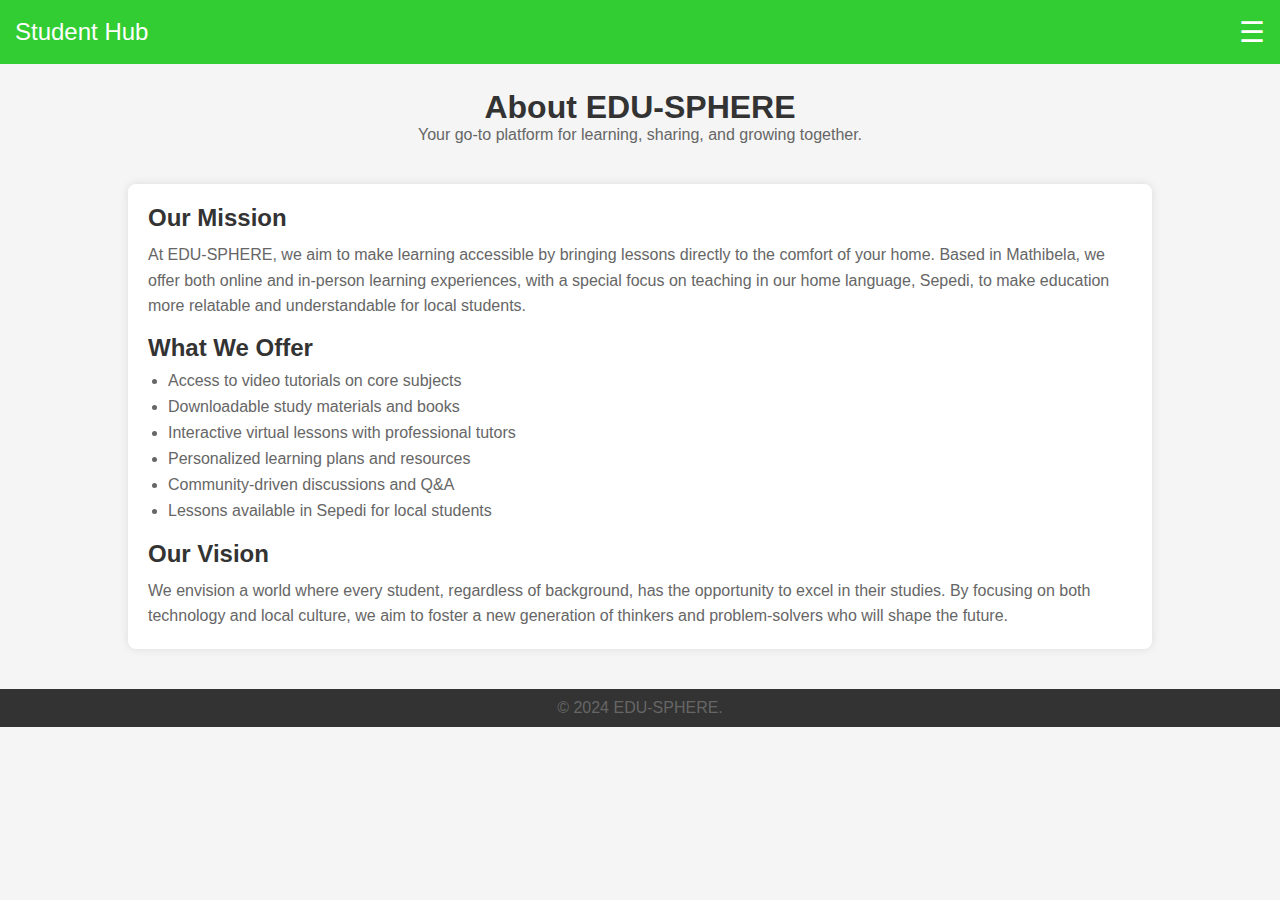
<file: about.html>
<!DOCTYPE html>
<html lang="en">
<head>
    <meta charset="UTF-8">
    <meta name="viewport" content="width=device-width, initial-scale=1.0">
    <link rel="stylesheet" href="styles.css">
    <title>About Us</title>
</head>
<body>
    <header>
        <div class="logo">Student Hub</div>
        <div class="hamburger-menu" onclick="toggleMenu()">&#9776;</div>
    </header>

    <nav id="mobile-nav" class="hidden">
        <ul>
            <li><a href="index.html">Home</a></li>
            <li><a href="packages.html">Packages</a></li>
            <li><a href="about.html">About Us</a></li>
            <li><a href="contact.html">Contact</a></li>
            <li><a href="dashboard.html">Profile</a></li>
        </ul>
    </nav>

    <div class="about-header">
        <h1>About EDU-SPHERE</h1>
        <p>Your go-to platform for learning, sharing, and growing together.</p>
    </div>

    <section class="about-container">
        <div class="mission">
            <h2>Our Mission</h2>
            <p>At EDU-SPHERE, we aim to make learning accessible by bringing lessons directly to the comfort of your home. Based in Mathibela, we offer both online and in-person learning experiences, with a special focus on teaching in our home language, Sepedi, to make education more relatable and understandable for local students.</p>
        </div>

        <div class="features">
            <h2>What We Offer</h2>
            <ul>
                <li>Access to video tutorials on core subjects</li>
                <li>Downloadable study materials and books</li>
                <li>Interactive virtual lessons with professional tutors</li>
                <li>Personalized learning plans and resources</li>
                <li>Community-driven discussions and Q&A</li>
                <li>Lessons available in Sepedi for local students</li>
            </ul>
        </div>

        <!-- <div class="team">
            <h2>Meet the Team</h2>
            <p>Our team consists of experienced educators, developers, and passionate individuals dedicated to helping students succeed. Whether it's creating engaging content, building innovative tools, or providing one-on-one support, we're here to guide you every step of the way.</p>
        </div> -->

        <div class="vision">
            <h2>Our Vision</h2>
            <p>We envision a world where every student, regardless of background, has the opportunity to excel in their studies. By focusing on both technology and local culture, we aim to foster a new generation of thinkers and problem-solvers who will shape the future.</p>
        </div>
    </section>

    <footer>
        <p>&copy; 2024 EDU-SPHERE.</p>
    </footer>

    <script src="script.js"></script>
</body>
</html>
</file>
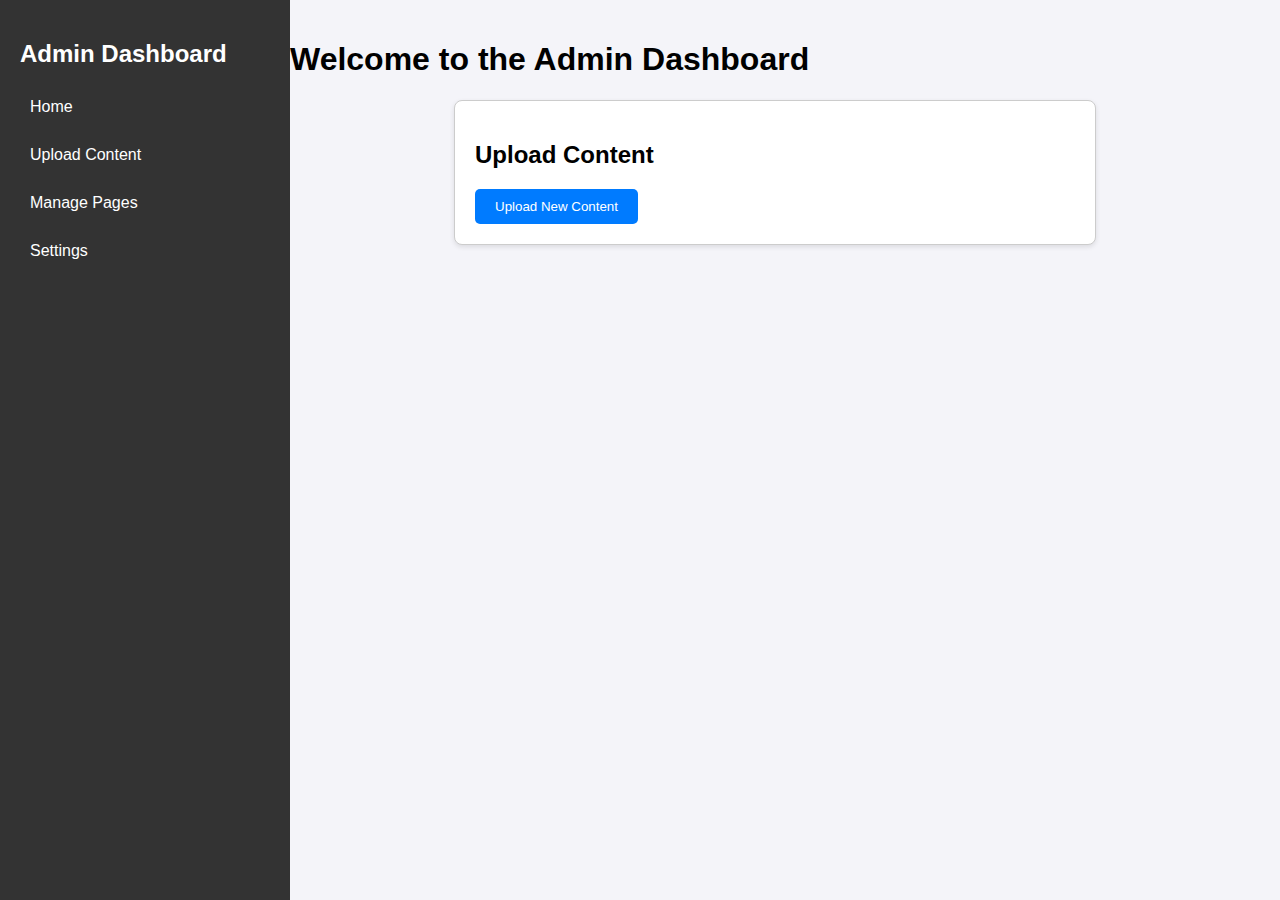
<file: admin.html>
<html lang="en">
<head>
    <meta charset="UTF-8">
    <meta name="viewport" content="width=device-width, initial-scale=1.0">
    <title>Admin Dashboard</title>
    <link rel="stylesheet" href="admin-styles.css">
</head>
<body>
    <div class="sidebar">
        <h2>Admin Dashboard</h2>
        <a href="index.html">Home</a>
        <a href="#">Upload Content</a>
        <a href="#">Manage Pages</a>
        <a href="#">Settings</a>
    </div>

    <div class="main-content">
        <h1>Welcome to the Admin Dashboard</h1>
        <div class="upload-section">
            <h2>Upload Content</h2>
            <button onclick="openModal()">Upload New Content</button>
        </div>
    </div>

    <div class="upload-modal" id="uploadModal">
        <h3>Upload Content</h3>
        <label for="file">Choose File</label>
        <input type="file" id="file">

        <label for="title">Title</label>
        <input type="text" id="title" placeholder="Enter title">

        <label for="description">Description</label>
        <textarea id="description" rows="4" placeholder="Enter description"></textarea>

        <div class="modal-footer">
            <button class="cancel-btn" onclick="closeModal()">Cancel</button>
            <button class="save-btn">Save</button>
        </div>
    </div>

    <script>
        function openModal() {
            document.getElementById('uploadModal').style.display = 'block';
        }

        function closeModal() {
            document.getElementById('uploadModal').style.display = 'none';
        }



        document.querySelector('.save-btn').addEventListener('click', async () => {
    const fileInput = document.getElementById('file');
    const title = document.getElementById('title').value;
    const description = document.getElementById('description').value;

    if (!title || !description) {
        alert("Title and description are required!");
        return;
    }

    const data = {
        title,
        description,
        fileName: fileInput.files[0]?.name || "No file selected",
    };

    try {
        const response = await fetch('http://localhost:5000/api/uploads', {
            method: 'POST',
            headers: { 'Content-Type': 'application/json' },
            body: JSON.stringify(data),
        });

        if (response.ok) {
            alert('Content saved successfully!');
            fileInput.value = '';
            document.getElementById('title').value = '';
            document.getElementById('description').value = '';
            closeModal();
        } else {
            alert('Failed to save content.');
        }
    } catch (error) {
        console.error('Error saving data:', error);
        alert('An error occurred.');
    }
});

    </script>
</body>
</html>
</file>
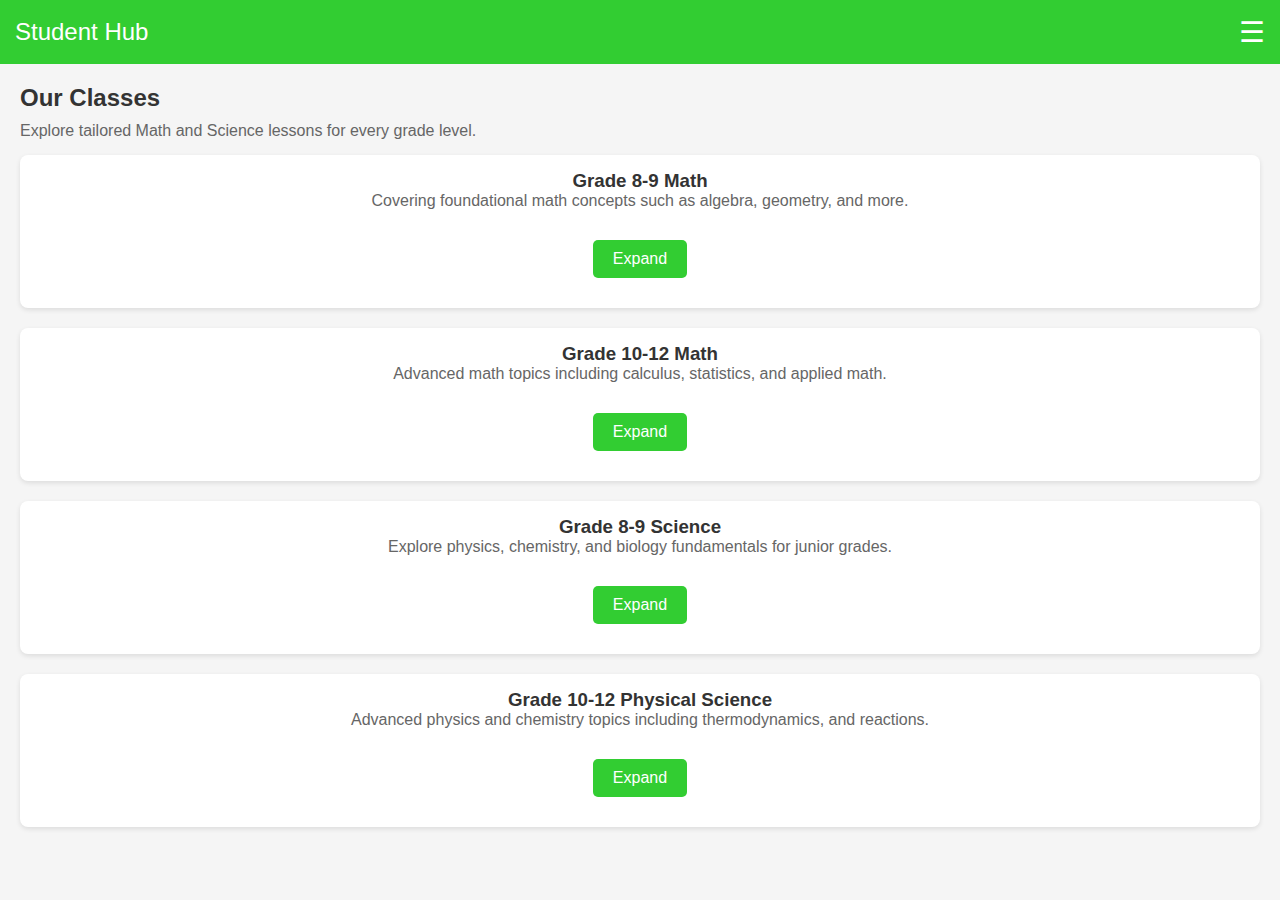
<file: classes.html>
<!DOCTYPE html>
<html lang="en">
<head>
    <meta charset="UTF-8">
    <meta name="viewport" content="width=device-width, initial-scale=1.0">
    <link rel="stylesheet" href="styles.css">
    <title>Classes</title>
</head>
<body>
    <header>
        <div class="logo">Student Hub</div>
        <div class="hamburger-menu" onclick="toggleMenu()">&#9776;</div>
    </header>

    <nav id="mobile-nav" class="hidden">
        <ul>
            <li><a href="index.html">Home</a></li>
            <li><a href="packages.html">Packages</a></li>
            <li><a href="about.html">About Us</a></li>
            <li><a href="contact.html">Contact</a></li>
            <li><a href="dashboard.html">Profile</a></li>
        </ul>
    </nav>

    <section id="classes">
        <h2>Our Classes</h2>
        <p>Explore tailored Math and Science lessons for every grade level.</p>

        <div class="class-category">
            <h3>Grade 8-9 Math</h3>
            <p>Covering foundational math concepts such as algebra, geometry, and more.</p>
            <button class="cta-button" onclick="toggleTopics(this)">Expand</button>
            <div class="topics hidden">
                <ul>
                    <li>Algebra <br>
                        <iframe src="https://www.youtube.com/embed/094y1Z2wpJg?si=7Ge0ufia_yDmx5th" title="YouTube video player" frameborder="0" allow="accelerometer; autoplay; clipboard-write; encrypted-media; gyroscope; picture-in-picture; web-share" referrerpolicy="strict-origin-when-cross-origin" allowfullscreen></iframe>
                    </li>
                    <li>Geometry <br>
                        <iframe src="https://www.youtube.com/embed/302eJ3TzJQU?si=qmeBwIhOnjNI4mPN" title="YouTube video player" frameborder="0" allow="accelerometer; autoplay; clipboard-write; encrypted-media; gyroscope; picture-in-picture; web-share" referrerpolicy="strict-origin-when-cross-origin" allowfullscreen></iframe>
                    </li>
                    <li>Statistics <br>
                        <iframe src="https://www.youtube.com/embed/example3" frameborder="0" allowfullscreen></iframe>
                    </li>
                </ul>
            </div>
        </div>


        <script>
          
        </script>

        <div class="class-category">
            <h3>Grade 10-12 Math</h3>
            <p>Advanced math topics including calculus, statistics, and applied math.</p>
            <button class="cta-button"  onclick="toggleTopics(this)">Expand</button>
            <div class="topics hidden">
                <ul>
                    <li>Algebra <br>
                        <iframe src="https://www.youtube.com/embed/H58vbez_m4E?si=15PE0svYOMQaorak" frameborder="0" allowfullscreen></iframe>
                    </li>
                    <li>Geometry <br>
                        <iframe src="https://www.youtube.com/embed/example2" frameborder="0" allowfullscreen></iframe>
                    </li>
                    <li>Statistics <br>
                        <iframe src="https://www.youtube.com/embed/example3" frameborder="0" allowfullscreen></iframe>
                    </li>
                </ul>
            </div>
        </div>

        <div class="class-category">
            <h3>Grade 8-9 Science</h3>
            <p>Explore physics, chemistry, and biology fundamentals for junior grades.</p>
            <button class="cta-button"  onclick="toggleTopics(this)">Expand</button>
            <div class="topics hidden">
                <ul>
                    <li>Algebra <br>
                        <iframe src="https://www.youtube.com/embed/L_BpiSsIBFM&list=RDEMEPsGcPqqzpBxP-gtt4OYKg&index=3" frameborder="0" allowfullscreen></iframe>
                    </li>
                    <li>Geometry <br>
                        <iframe src="https://www.youtube.com/embed/example2" frameborder="0" allowfullscreen></iframe>
                    </li>
                    <li>Statistics <br>
                        <iframe src="https://www.youtube.com/embed/example3" frameborder="0" allowfullscreen></iframe>
                    </li>
                </ul>
            </div>
        </div>

        <div class="class-category">
            <h3>Grade 10-12 Physical Science</h3>
            <p>Advanced physics and chemistry topics including thermodynamics, and reactions.</p>
            <button class="cta-button"  onclick="toggleTopics(this)">Expand</button>
            <div class="topics hidden">
                <ul>
                    <li>Algebra <br>
                        <iframe src="https://www.youtube.com/embed/example1" frameborder="0" allowfullscreen></iframe>
                    </li>
                    <li>Geometry <br>
                        <iframe src="https://www.youtube.com/embed/example2" frameborder="0" allowfullscreen></iframe>
                    </li>
                    <li>Statistics <br>
                        <iframe src="https://www.youtube.com/embed/example3" frameborder="0" allowfullscreen></iframe>
                    </li>
                </ul>
            </div>
        </div>
    </section>


<script src="script.js"></script>
</body>
</html>
</file>
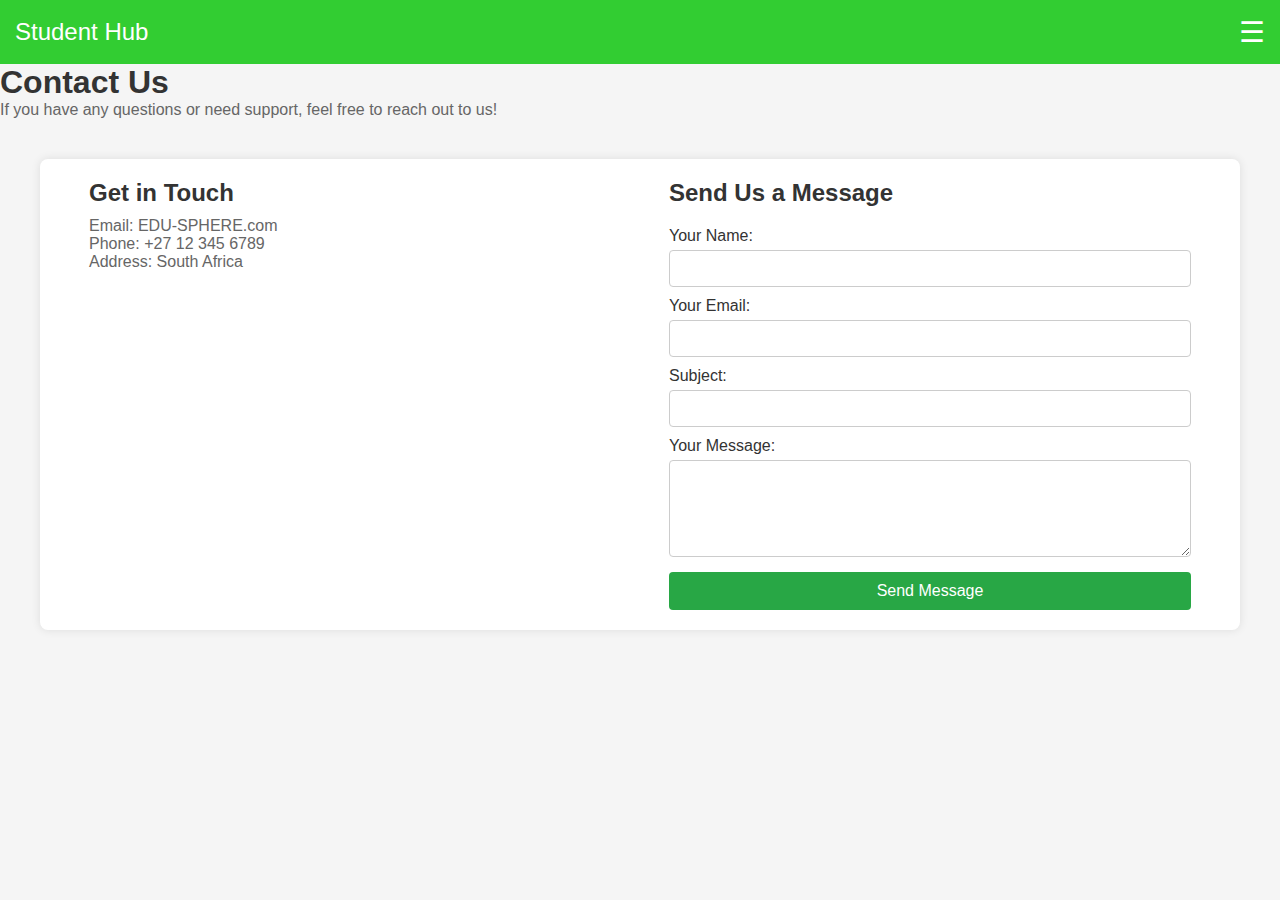
<file: contact.html>
<!DOCTYPE html>
<html lang="en">
<head>
    <meta charset="UTF-8">
    <meta name="viewport" content="width=device-width, initial-scale=1.0">
    <link rel="stylesheet" href="styles.css">
    <title>Contact Us</title>
</head>
<body>
    <header>
        <div class="logo">Student Hub</div>
        <div class="hamburger-menu" onclick="toggleMenu()">&#9776;</div>
    </header>

    <nav id="mobile-nav" class="hidden">
        <ul>
            <li><a href="index.html">Home</a></li>
            <li><a href="packages.html">Packages</a></li>
            <li><a href="about.html">About Us</a></li>
            <li><a href="contact.html">Contact</a></li>
            <li><a href="dashboard.html">Profile</a></li>
        </ul>
    </nav>

    <div class="contact-wrapper">

    <h1>Contact Us</h1>
    <p>If you have any questions or need support, feel free to reach out to us!</p>

    </div>


    <section class="contact-container">
        <div class="contact-info">
            <h2>Get in Touch</h2>
            <p>Email: EDU-SPHERE.com</p>
            <p>Phone: +27 12 345 6789</p>
            <p>Address: South Africa</p>
        </div>

        <div class="contact-form">
            <h2>Send Us a Message</h2>
            <form action="#" method="POST">
                <label for="name">Your Name:</label>
                <input type="text" id="name" name="name" required>

                <label for="email">Your Email:</label>
                <input type="email" id="email" name="email" required>

                <label for="subject">Subject:</label>
                <input type="text" id="subject" name="subject" required>

                <label for="message">Your Message:</label>
                <textarea id="message" name="message" rows="5" required></textarea>

                <button type="submit">Send Message</button>
            </form>
        </div>
    </section>


    <script src="script.js"></script>
</body>
</html>
</file>
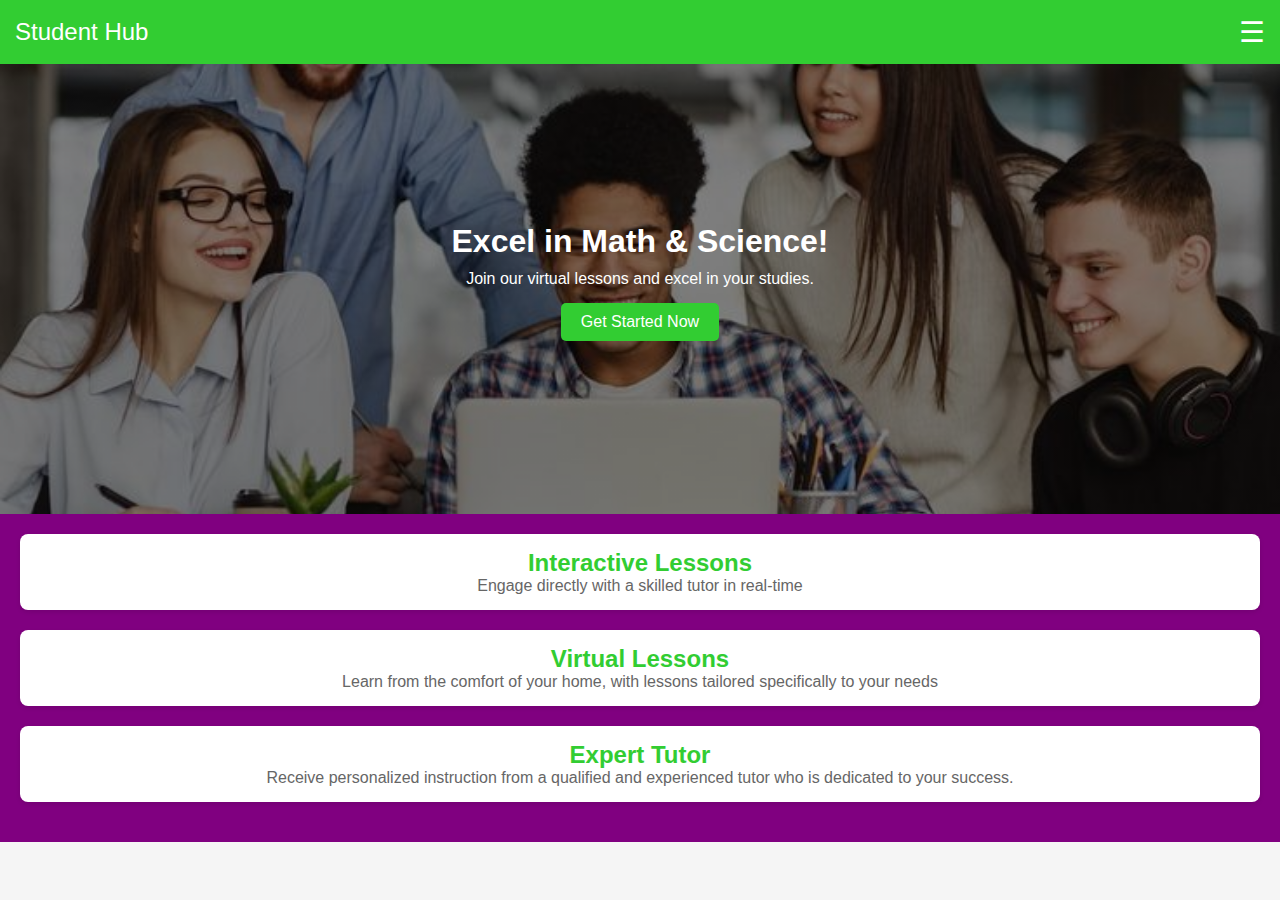
<file: index11.html>
<!DOCTYPE html>
<html lang="en">
<head>
    <meta charset="UTF-8">
    <meta name="viewport" content="width=device-width, initial-scale=1.0">
    <link rel="stylesheet" href="styles.css">
    <title>Student Hub</title>
</head>
<body>
    <header>
        <div class="logo">Student Hub</div>
        <div class="hamburger-menu" onclick="toggleMenu()">&#9776;</div>
    </header>

    <nav id="mobile-nav" class="hidden">
        <ul>
            <li><a href="index.html">Home</a></li>
            <li><a href="classes.html">Classes</a></li>
            <li><a href="study-material.html">Study Materials</a></li>
            <li><a href="about.html">About Us</a></li>
            <li><a href="contact.html">Contact</a></li>
            <li><a href="alt.html">Draft</a></li>
        </ul>
    </nav>

    <section id="hero">
        <div class="hero-text">
            <h1>Excel in Math & Science!</h1>
            <p>Join our virtual lessons and excel in your studies.</p>
            <a href="signup.html" class="cta-button">Get Started Now</a>
        </div>
    </section>

    <section id="features">
        <div class="feature">
            <h3>Interactive Lessons</h3>
            <p>Engage directly with a skilled tutor in real-time</p>
        </div>
        <div class="feature">
            <h3>Virtual Lessons</h3>
            <p>Learn from the comfort of your home, with lessons tailored specifically to your needs</p>
        </div>
        <div class="feature">
            <h3>Expert Tutor </h3>
            <p>Receive personalized instruction from a qualified and experienced tutor who is dedicated to your success.</p>
        </div>
    </section>

  <!--   <footer>
        <p>&copy; Student Hub</p>
        socials images
    </footer>
 -->
    <script src="script.js">
        
    
    </script>
    
</body>
</html>
</file>
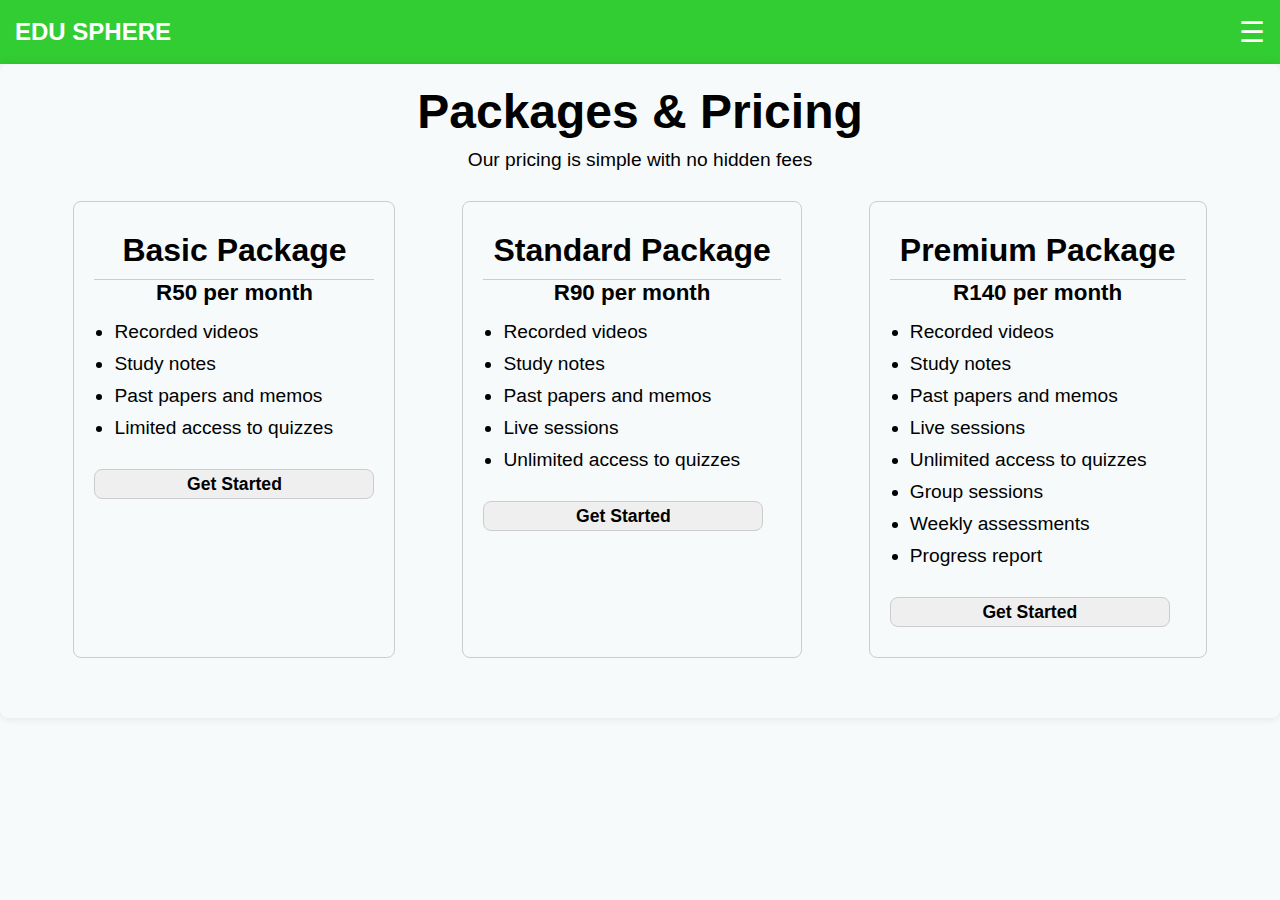
<file: packages.html>
<!DOCTYPE html>
<html lang="en">
<head>
    <meta charset="UTF-8">
    <meta name="viewport" content="width=device-width, initial-scale=1.0">
    <title>Subscription Packages</title>
    <link rel="stylesheet" href="packages.css">
</head>
<body>

    <header>
        <div class="logo">Edu Sphere</div>
        <div class="hamburger-menu" onclick="toggleMenu()">&#9776;</div>
    </header>

    <nav id="mobile-nav" class="hidden">
        <ul>
            <li><a href="index.html">Home</a></li>
            <li><a href="packages.html">Packages</a></li>
            <li><a href="about.html">About Us</a></li>
            <li><a href="contact.html">Contact</a></li>
            <li><a href="dashboard.html">Profile</a></li>
        </ul>
    </nav>

    <div class="container">
        <h1>Packages & Pricing </h1>
        <p>Our pricing is simple with no hidden fees</p>
  

    
        <div class="package-wrapper">
        <div class="package">
            <h3>Basic Package</h3>
            <h4>R50 per month</h4>
            <ul>
                <li>Recorded videos</li>
                <li>Study notes</li>
                <li>Past papers and memos</li>
                <li>Limited access to quizzes</li>
            </ul>
            <button>Get Started</button>
        </div>

        <div class="package">
            <h3>Standard Package</h3>
            <h4>R90 per month</h4>
            <ul>
                <li>Recorded videos</li>
                <li>Study notes</li>
                <li>Past papers and memos</li>
                <li>Live sessions</li>
                <li>Unlimited access to quizzes</li>
            </ul>
            <button>Get Started</button>
        </div>

        <div class="package">
            <h3>Premium Package</h3>
            <h4>R140 per month</h4>
            <ul>
                <li>Recorded videos</li>
                <li>Study notes</li>
                <li>Past papers and memos</li>  
                <li>Live sessions</li>
                <li>Unlimited access to quizzes</li>
                <li>Group sessions</li>
                <li>Weekly assessments</li>
                <li>Progress report</li>
            </ul>
            <button>Get Started</button>
        </div>

        </div>
       <!--  <p class="bulk-discount">
            <h3>Bulk Discounts</h3>
            <strong>Basic:</strong> 2 subjects R10 off, 3 subjects R20 off, 4 subjects R30 off, 5 subjects R40 off, 6 subjects R50 off<br>
            <strong>Standard:</strong> 2 subjects R20 off, 3 subjects R30 off, 4 subjects R40 off, 5 subjects R50 off, 6 subjects R60 off<br>
            <strong>Premium:</strong> 2 subjects R30 off, 3 subjects R40 off, 4 subjects R50 off, 5 subjects R60 off, 6 subjects R70 off
        </p> -->

        
    </div>

    <script src="script.js">
        
    
    </script>
</body>
</html>
</file>
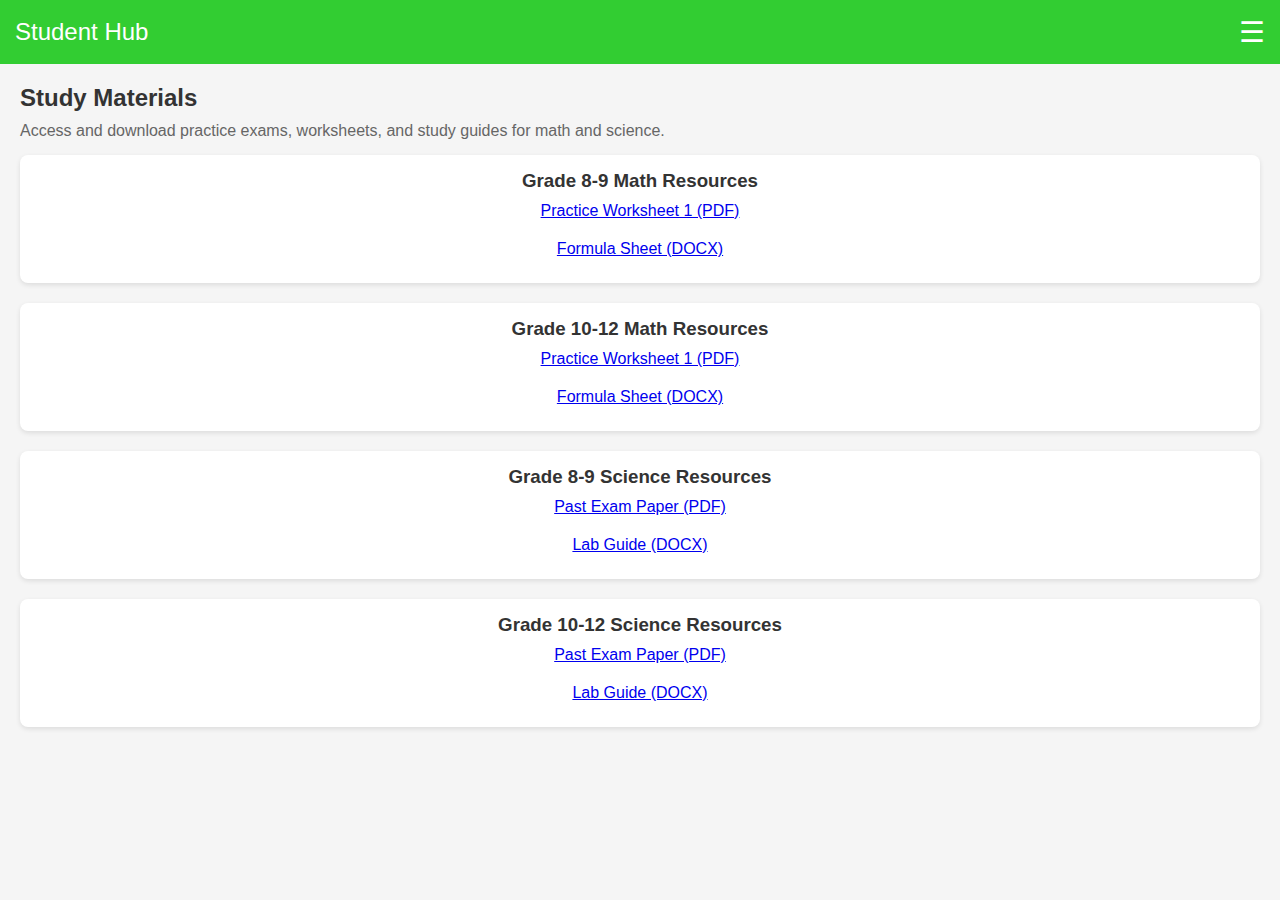
<file: study-material.html>
<!DOCTYPE html>
<html lang="en">
<head>
    <meta charset="UTF-8">
    <meta name="viewport" content="width=device-width, initial-scale=1.0">
    <link rel="stylesheet" href="styles.css">
    <title>Study Material</title>
</head>
<body>
    <header>
        <div class="logo">Student Hub</div>
        <div class="hamburger-menu" onclick="toggleMenu()">&#9776;</div>
    </header>

    <nav id="mobile-nav" class="hidden">
        <ul>
            <li><a href="index.html">Home</a></li>
            <li><a href="classes.html">Classes</a></li>
            <li><a href="study-material.html">Study Materials</a></li>
            <li><a href="about.html">About Us</a></li>
            <li><a href="contact.html">Contact</a></li>
        </ul>
    </nav>

    <section id="study-materials">
        <h2>Study Materials</h2>
        <p>Access and download practice exams, worksheets, and study guides for math and science.</p>

        <div class="material-category">
            <h3>Grade 8-9 Math Resources</h3>
            <ul>
                <li><a href="math-worksheet.pdf" download>Practice Worksheet 1 (PDF)</a></li>
                <li><a href="math-formulas.docx" download>Formula Sheet (DOCX)</a></li>
            </ul>
        </div>

        <div class="material-category">
            <h3>Grade 10-12 Math Resources</h3>
            <ul>
                <li><a href="math-worksheet.pdf" download>Practice Worksheet 1 (PDF)</a></li>
                <li><a href="math-formulas.docx" download>Formula Sheet (DOCX)</a></li>
            </ul>
        </div>

        <div class="material-category">
            <h3>Grade 8-9 Science Resources</h3>
            <ul>
                <li><a href="science-exam-papers.pdf" download>Past Exam Paper (PDF)</a></li>
                <li><a href="lab-guide.docx" download>Lab Guide (DOCX)</a></li>
            </ul>
        </div>

        <div class="material-category">
            <h3>Grade 10-12 Science Resources</h3>
            <ul>
                <li><a href="science-exam-papers.pdf" download>Past Exam Paper (PDF)</a></li>
                <li><a href="lab-guide.docx" download>Lab Guide (DOCX)</a></li>
            </ul>
        </div>

    </section>

    <script src="script.js"></script>
</body>
</html>
</file>
<file: styles.css>
*{
    padding:0;
    margin:0;
    box-sizing: border-box;
}
:root{
    --primary-color:#32cd32;
    --secondary-color:#f5f5f5;
    --accent-color:blue;
}
body {
    font-family: Arial, sans-serif;
    background-color: var(--secondary-color);
    color: #333;
}


header {
    display: flex;
    justify-content: space-between;
    align-items: center;
    padding: 15px;
    background-color:var(--primary-color);
    color: white;
}


.logo {
    font-size: 1.5rem;
}

.hamburger-menu {
    font-size: 1.8rem;
    cursor: pointer;
}

nav.hidden {
    display: none;
}

nav ul {
    list-style-type: none;
    background-color: var(--primary-color);
    padding: 10px 0;
}

nav ul li {
    padding: 10px;
    text-align: center;
}

nav ul li a {
    color: white;
    text-decoration: none;
    font-size: 1.2rem;
}

#hero {
    background: url('hero2.jpeg') no-repeat center center/cover;
    background-image: linear-gradient(rgba(0,0,0,0.5), rgba(0,0,0,0.5)), url('hero2.jpeg');
    height: 50vh;
    display: flex;
    justify-content: center;
    align-items: center;
    text-align: center;
    color: white;
    padding: 10px;
}

#hero .hero-text h1 {
    font-size: 2rem;
    margin-bottom: 10px;
}

#hero .cta-button {
    display: inline-block;
    padding: 10px 20px;
    background-color:var(--primary-color);
    color: white;
    border-radius: 5px;
    text-decoration: none;
    font-size: 1rem;
}

#features {
    padding: 20px;
    background-color: white;
}

.feature {
    text-align: center;
    margin-bottom: 20px;
}

.feature h3 {
    font-size: 1.5rem;
    color: var(--primary-color);
}

.feature p {
    font-size: 1rem;
}

footer {
    padding: 10px;
    background-color: #333;
    color: white;
    text-align: center;
}

.feature, .class-category, .lesson-schedule, .recorded-lessons, .material-category {
    margin-bottom: 20px;
    background-color: #fff;
    padding: 15px;
    border-radius: 8px;
    box-shadow: 0px 2px 5px rgba(0, 0, 0, 0.1);
    text-align: center;
}

#features, #classes, #virtual-lessons, #study-materials {
    padding: 20px;
}


#hero p{
    color:white;
}


#classes{
    padding: 20px;
}

.cta-button {
    margin: 15px;
    display: inline-block;
    padding: 10px 20px;
    background-color: var(--primary-color);
    color: white;
    border-radius: 5px;
    text-decoration: none;
    font-size: 1rem;
}

.cta-button:hover {
    background-color: var(--primary-color);
}

.topics {
    display: none;
}

.topics:not(.hidden) {
    display: block;
}

.topics ul li{
    list-style-type: none;
    padding: 20px;
}

iframe{
    padding:10px;
}

#classes p{
    margin-bottom:15px;
}

.material-category ul li{
    list-style-type: none;
    padding: 10px;
}

#study-materials p{
    margin-bottom:15px;
    
}

.contact-container {
    display: flex;
    justify-content: space-around;
    margin: 40px;
    padding: 20px;
    background-color: white;
    border-radius: 8px;
    box-shadow: 0 0 10px rgba(0, 0, 0, 0.1);
}

.contact-info, .contact-form {
    width: 45%;
}

h2 {
    color: #333;
    margin-bottom: 10px;
}

p {
    color: #666;
}

.contact-form form {
    display: flex;
    flex-direction: column;
}

.contact-form label {
    margin: 10px 0 5px;
    color: #333;
}

.contact-form input, .contact-form textarea {
    padding: 10px;
    border: 1px solid #ccc;
    border-radius: 4px;
    width: 100%;
}

button {
    margin-top: 15px;
    padding: 10px 20px;
    background-color: #28a745;
    color: white;
    border: none;
    border-radius: 4px;
    cursor: pointer;
    font-size: 16px;
}

button:hover {
    background-color: #218838;
}

.about-header {
    text-align: center;
    margin-bottom: 20px;
}

#features{
    display:flex;
    flex-direction: column;
    background-color:purple;
}








/* Contact mobile */

@media (max-width: 780px) {
    .contact-container {    
        display:flex;
        flex-direction: column;
    }

    .contact-wrapper{
        margin:25px;
    }

    .contact-form , .contact-info{
        width:  100%;
        margin:5px;

    }

    .contact-form input, .contact-form textarea {
        font-size: 14px;
    }

    button {
        font-size: 14px;
        padding: 10px;
    }


}

.about-container {
    margin: 40px auto;
    padding: 20px;
    width: 80%;
    background-color: white;
    border-radius: 8px;
    box-shadow: 0 0 10px rgba(0, 0, 0, 0.1);
}

.about-container h2 {
    color: #333;
    margin-bottom: 10px;
}

.about-container p {
    color: #666;
    line-height: 1.6;
}

.about-container ul {
    list-style-type: disc;
    margin: 10px 0 20px 20px;
    color: #666;
}

.about-container li {
    margin-bottom: 8px;
}



.about-header{
    margin:25px;

}

.features h2{
    margin-top:15px;
}


@media (max-width: 768px) {
    .about-container {
        width: 90%;
        margin: 20px auto;
    }
}
</file>
<file: admin-styles.css>
body {
    font-family: Arial, sans-serif;
    margin: 0;
    padding: 0;
    background-color: #f4f4f9;
}

.sidebar {
    width: 250px;
    height: 100vh;
    background-color: #333;
    color: #fff;
    position: fixed;
    top: 0;
    left: 0;
    padding: 20px;
}

.sidebar h2 {
    margin-bottom: 20px;
}

.sidebar a {
    color: #fff;
    text-decoration: none;
    display: block;
    margin: 10px 0;
    padding: 10px;
    border-radius: 4px;
    transition: background 0.3s;
}

.sidebar a:hover {
    background-color: #575757;
}

.main-content {
    margin-left: 270px;
    padding: 20px;
}

.upload-section {
    background: #fff;
    border: 1px solid #ccc;
    border-radius: 8px;
    padding: 20px;
    max-width: 600px;
    margin: auto;
    box-shadow: 0 2px 5px rgba(0, 0, 0, 0.1);
}

.upload-section button {
    background: #007bff;
    color: white;
    border: none;
    padding: 10px 20px;
    border-radius: 5px;
    cursor: pointer;
    transition: background 0.3s;
}

.upload-section button:hover {
    background: #0056b3;
}

.upload-modal {
    display: none;
    position: fixed;
    top: 50%;
    left: 50%;
    transform: translate(-50%, -50%);
    background: white;
    width: 400px;
    border-radius: 8px;
    box-shadow: 0 4px 10px rgba(0, 0, 0, 0.2);
    padding: 20px;
}

.upload-modal h3 {
    margin-bottom: 10px;
}

.upload-modal label {
    display: block;
    margin-bottom: 5px;
}

.upload-modal input, .upload-modal textarea {
    width: 100%;
    padding: 10px;
    margin-bottom: 10px;
    border: 1px solid #ccc;
    border-radius: 4px;
}

.modal-footer {
    text-align: right;
}

.modal-footer button {
    padding: 10px 15px;
    border: none;
    border-radius: 5px;
}

.cancel-btn {
    background: #ccc;
    margin-right: 10px;
}

.save-btn {
    background: #007bff;
    color: white;
}


@media screen and (max-width: 768px) {
    .sidebar {  
        
    }
    
}
</file>
<file: packages.css>
*{
    padding:0;
    margin:0;
    box-sizing: border-box;
}
:root{
    --primary-color:#32cd32;
    --secondary-color:#f2c464;
    --accent-color:blue;
}
body {
    font-family: Arial, sans-serif;
    background-color:rgb(246, 250, 250);
    overflow-y: hidden;
}


header {
    display: flex;
    justify-content: space-between;
    align-items: center;
    padding: 15px;
    background-color:var(--primary-color);
    color: white;
}


.logo {
    font-size: 1.5rem;
    text-transform: uppercase;
    font-weight:600;
}

.hamburger-menu {
    font-size: 1.8rem;
    cursor: pointer;
}

nav.hidden {
    display: none;
}

nav ul {
    list-style-type: none;
    background-color: var(--primary-color);
    padding: 10px 0;
}

nav ul li {
    padding: 10px;
    text-align: center;
}

nav ul li a {
    color: white;
    text-decoration: none;
    font-size: 1.2rem;
}

h1{
    text-align: center;
    font-size:3rem;
    margin-bottom:10px;
}
.container {
    padding:20px;
    margin: 0 auto;
    height:minmax(100vh,auto);
    border-radius: 8px;
    box-shadow: 0 0 10px rgba(0, 0, 0, 0.1);
 
}

.container p{
    font-size:1.2rem;
    margin-bottom:10px;
    text-align:center;
}

.package-wrapper{
    display:flex;
    justify-content: space-around;
    padding:20px;
}
.package {
    border: 1px solid #ccc;
    margin-bottom: 20px;
    height:minmax(65vh, auto);
    border-radius:8px;
    padding:20px;
    width: minmax(30%,auto)
}

.package h3 {
    font-size: 2rem;
    text-align:center;
    border-bottom:1px solid #ccc;
    padding:10px;
}

.package h4 {
    font-size: 1.4rem;
    margin-bottom: 10px;
    text-align:center;
    margin-bottom:15px;
}

.package ul {
    list-style-type: disc;
    margin: 10px 0 20px 20px;
}

.package li {
    margin-bottom: 8px;
}


.package ul li {
    font-size: 1.2rem;
    margin-bottom:10px;
   
}

button{
    text-align:center;
    font-size:1.1rem;
    height:30px;
    width:280px;
    font-weight:700;
    margin:10px auto;
    border-radius:8px;
    border:1px solid #ccc;
    cursor: pointer;
}

@media (max-width: 768px) {
    body{
        overflow-y: scroll;
    }

    .package-wrapper {
        display:flex;
        flex-direction: column;
    }
}
</file>
